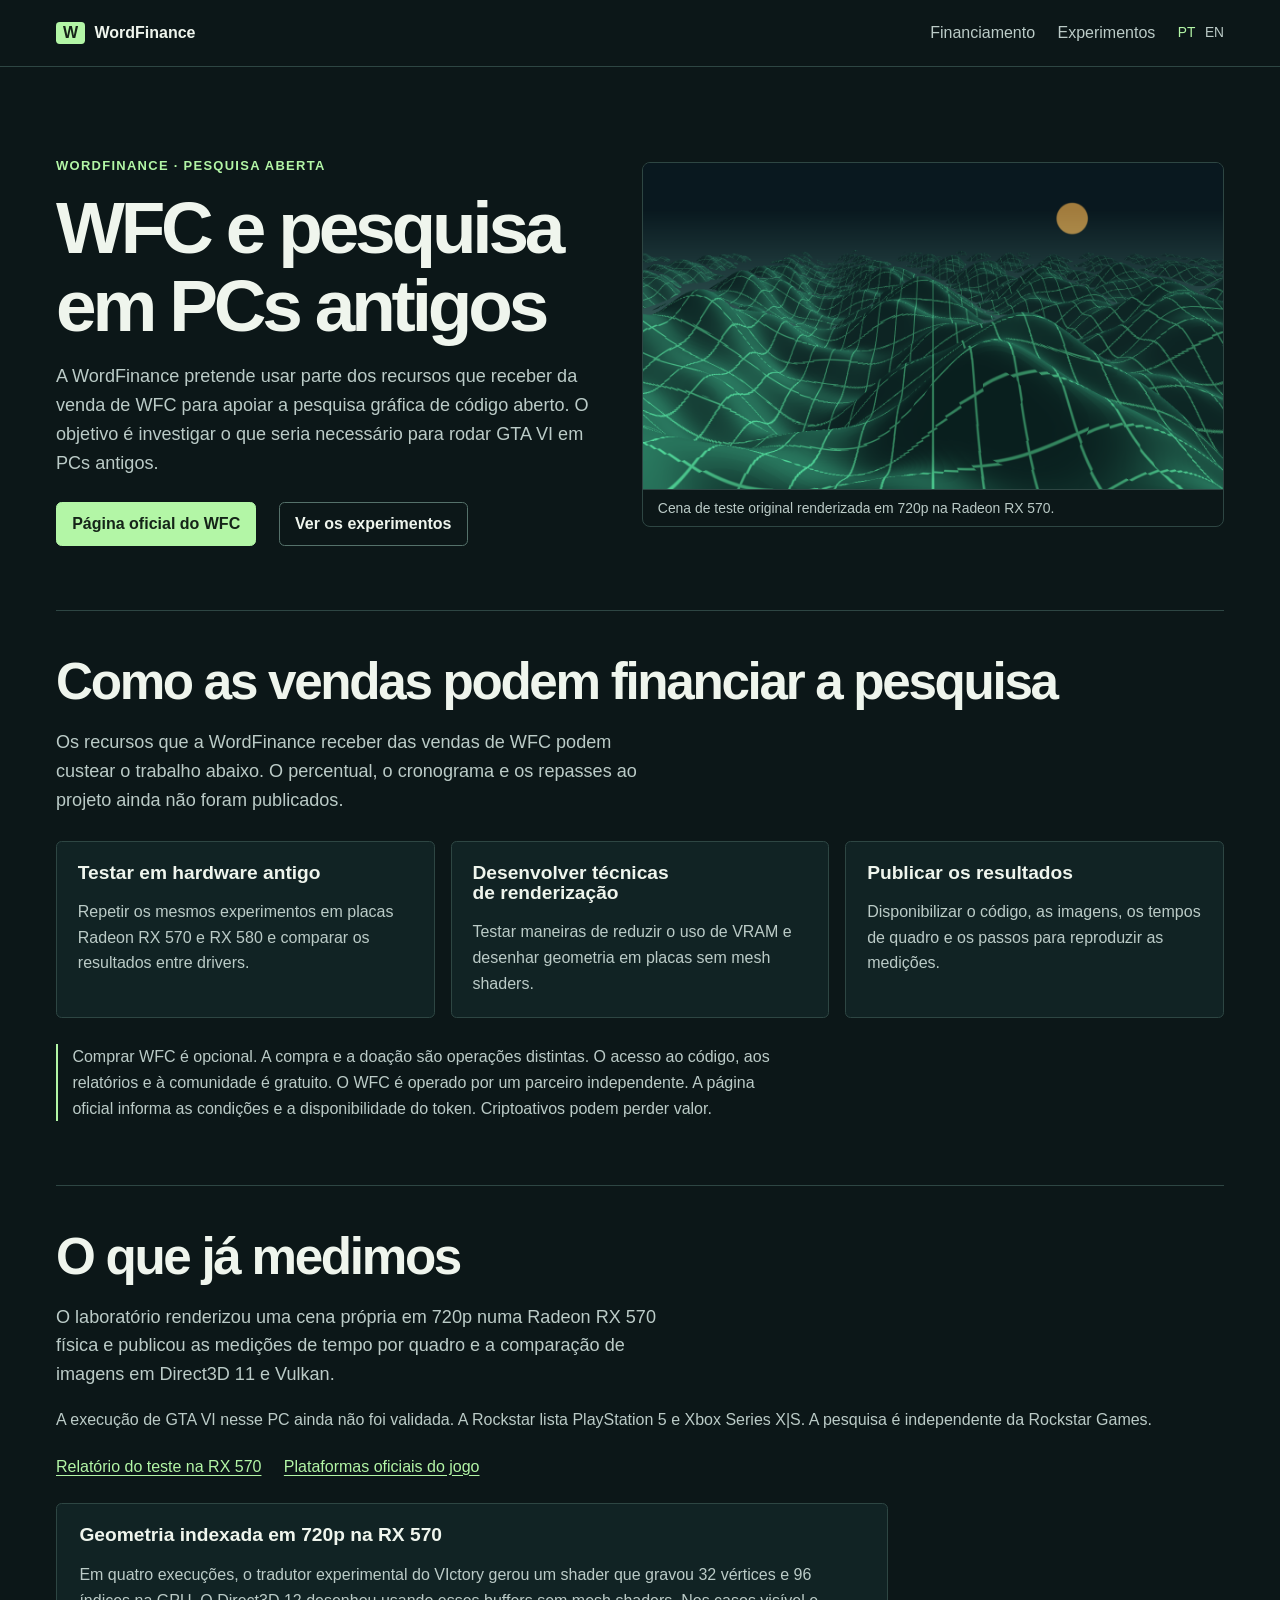
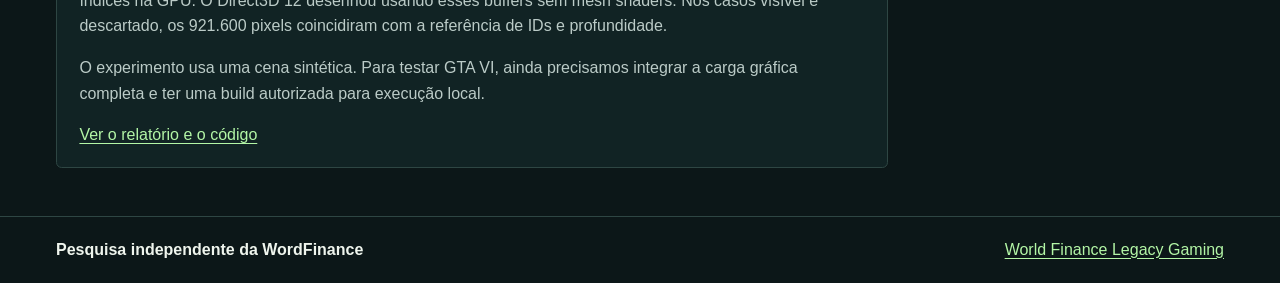
<file: index.html>
<!doctype html>
<html lang="pt-BR">
<head>
  <meta charset="utf-8">
  <meta name="viewport" content="width=device-width, initial-scale=1">
  <meta name="description" content="Como a WordFinance pretende usar recursos das vendas de WFC para apoiar pesquisa gráfica aberta em PCs antigos.">
  <meta name="theme-color" content="#0c1718">
  <title>WFC e pesquisa em PCs antigos · WordFinance</title>
  <link rel="alternate" hreflang="pt-BR" href="index.html">
  <link rel="alternate" hreflang="en" href="en.html">
  <link rel="stylesheet" href="style.css">
</head>
<body>
  <header class="topbar">
    <div class="wrap header-inner">
      <a class="brand" href="index.html"><span aria-hidden="true">W</span>WordFinance</a>
      <nav aria-label="Seções">
        <a href="#funding">Financiamento</a>
        <a href="#research">Experimentos</a>
      </nav>
      <nav class="languages" aria-label="Idioma">
        <a href="index.html" lang="pt-BR" aria-current="page">PT</a>
        <a href="en.html" lang="en">EN</a>
      </nav>
    </div>
  </header>
  <main class="wrap">
    <section class="hero">
      <div class="hero-copy">
        <p class="eyebrow">WordFinance · Pesquisa aberta</p>
        <h1>WFC e pesquisa em PCs antigos</h1>
        <p class="intro">A WordFinance pretende usar parte dos recursos que receber da venda de WFC para apoiar a pesquisa gráfica de código aberto. O objetivo é investigar o que seria necessário para rodar GTA VI em PCs antigos.</p>
        <div class="actions">
          <a class="button primary" href="https://wordfinance.org/wfc.html">Página oficial do WFC</a>
          <a class="button" href="#research">Ver os experimentos</a>
        </div>
      </div>
      <figure>
        <img src="terrain.png" width="1280" height="720" alt="Terreno procedural quadriculado em verde sob um sol âmbar">
        <figcaption>Cena de teste original renderizada em 720p na Radeon RX 570.</figcaption>
      </figure>
    </section>
    <section id="funding" class="section">
      <h2>Como as vendas podem financiar a pesquisa</h2>
      <p class="intro">Os recursos que a WordFinance receber das vendas de WFC podem custear o trabalho abaixo. O percentual, o cronograma e os repasses ao projeto ainda não foram publicados.</p>
      <div class="fund-grid">
        <article>
          <h3>Testar em hardware antigo</h3>
          <p>Repetir os mesmos experimentos em placas Radeon RX 570 e RX 580 e comparar os resultados entre drivers.</p>
        </article>
        <article>
          <h3>Desenvolver técnicas de renderização</h3>
          <p>Testar maneiras de reduzir o uso de VRAM e desenhar geometria em placas sem mesh shaders.</p>
        </article>
        <article>
          <h3>Publicar os resultados</h3>
          <p>Disponibilizar o código, as imagens, os tempos de quadro e os passos para reproduzir as medições.</p>
        </article>
      </div>
      <p class="terms">Comprar WFC é opcional. A compra e a doação são operações distintas. O acesso ao código, aos relatórios e à comunidade é gratuito. O WFC é operado por um parceiro independente. A página oficial informa as condições e a disponibilidade do token. Criptoativos podem perder valor.</p>
    </section>
    <section id="research" class="section">
      <h2>O que já medimos</h2>
      <p class="intro">O laboratório renderizou uma cena própria em 720p numa Radeon RX 570 física e publicou as medições de tempo por quadro e a comparação de imagens em Direct3D 11 e Vulkan.</p>
      <p>A execução de GTA VI nesse PC ainda não foi validada. A Rockstar lista PlayStation 5 e Xbox Series X|S. A pesquisa é independente da Rockstar Games.</p>
      <div class="actions">
        <a href="https://github.com/luizendIA/worldfinance-legacy-gaming/tree/d288cb43385b4bf4daf70ef97229e062dba3eb62/benchmarks/vulkan-rx570">Relatório do teste na RX 570</a>
        <a href="https://www.rockstargames.com/VI/out-now">Plataformas oficiais do jogo</a>
      </div>
      <article class="research-update">
        <h3>Geometria indexada em 720p na RX 570</h3>
        <p>Em quatro execuções, o tradutor experimental do VIctory gerou um shader que gravou 32 vértices e 96 índices na GPU. O Direct3D 12 desenhou usando esses buffers sem mesh shaders. Nos casos visível e descartado, os 921.600 pixels coincidiram com a referência de IDs e profundidade.</p>
        <p>O experimento usa uma cena sintética. Para testar GTA VI, ainda precisamos integrar a carga gráfica completa e ter uma build autorizada para execução local.</p>
        <p><a href="https://github.com/luizendIA/worldfinance-legacy-gaming/tree/4fadaaf1ba8e3a71deb405adce9e493483103284/benchmarks/victory-geometry-buffers">Ver o relatório e o código</a></p>
      </article>
    </section>
  </main>
  <footer class="topbar">
    <div class="wrap footer-inner"><strong>Pesquisa independente da WordFinance</strong><a href="https://luizendia.github.io/worldfinance-legacy-gaming/">World Finance Legacy Gaming</a></div>
  </footer>
</body>
</html>
</file>
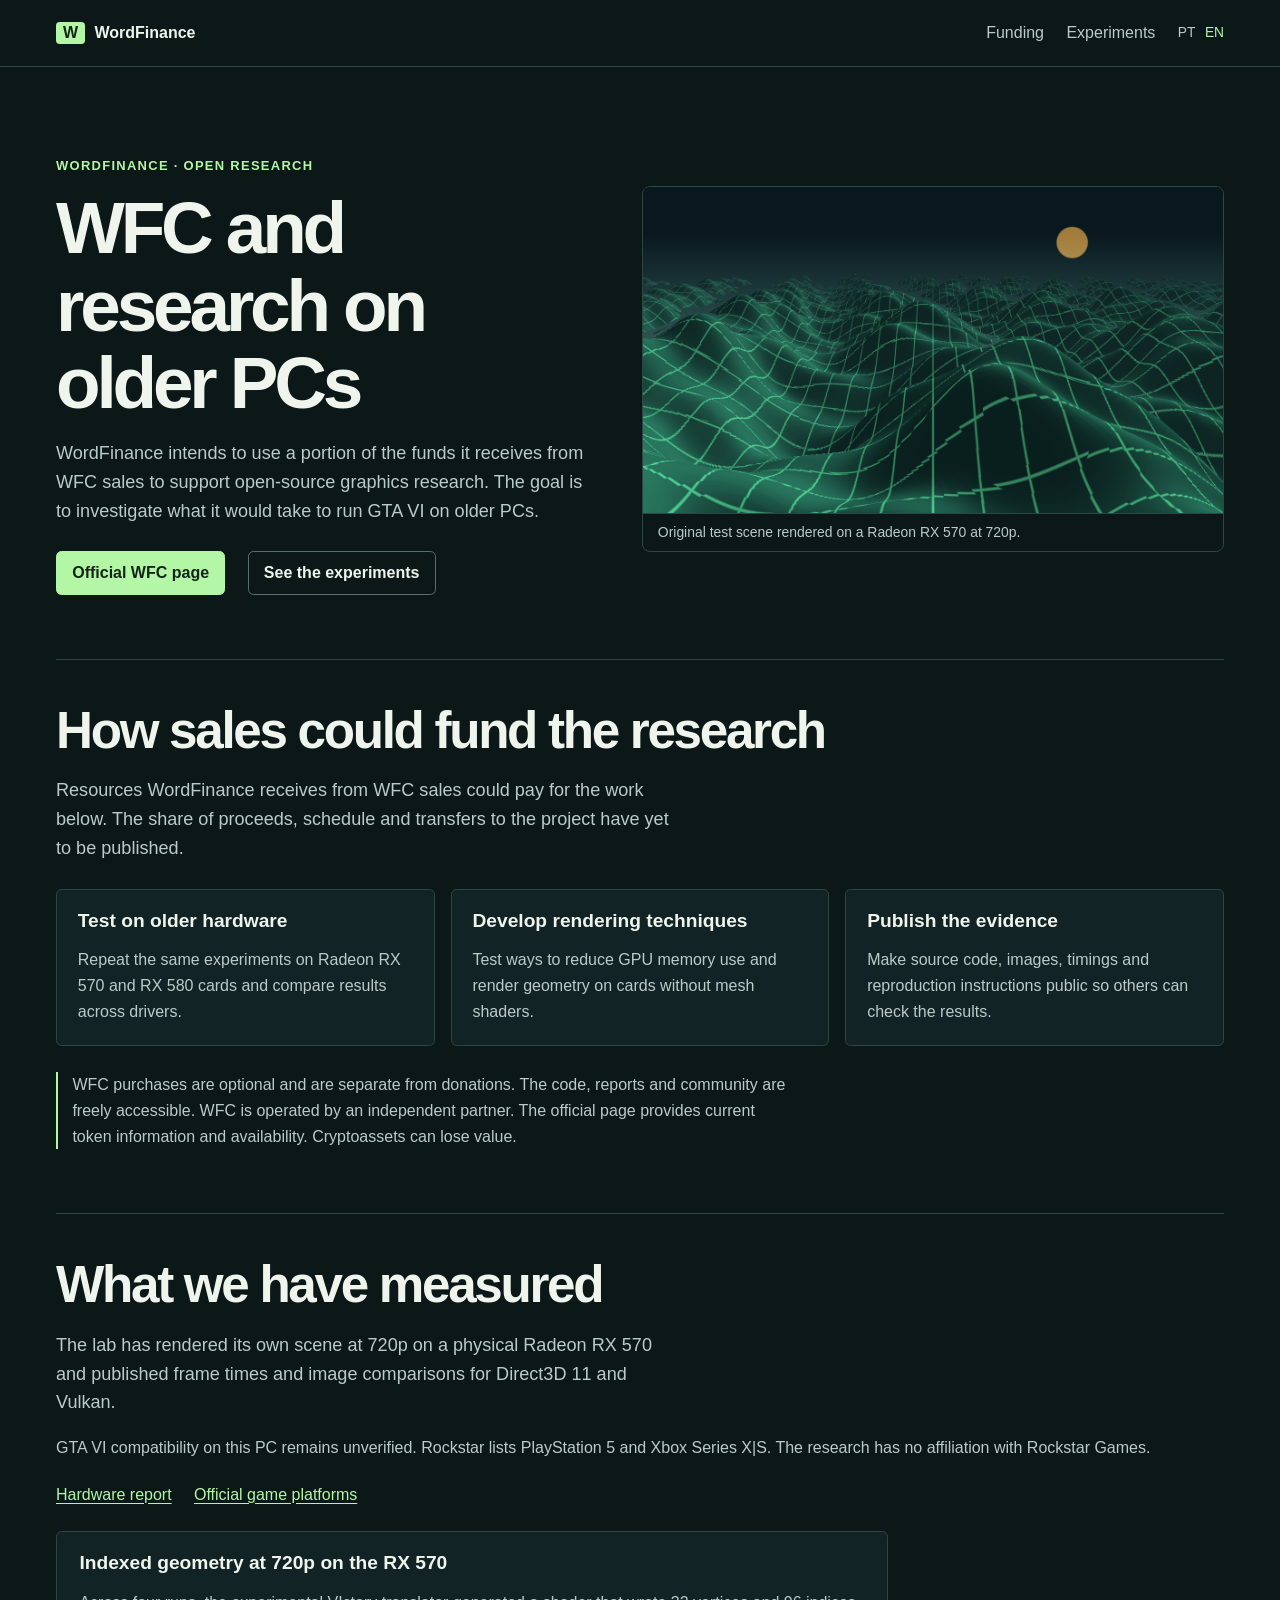
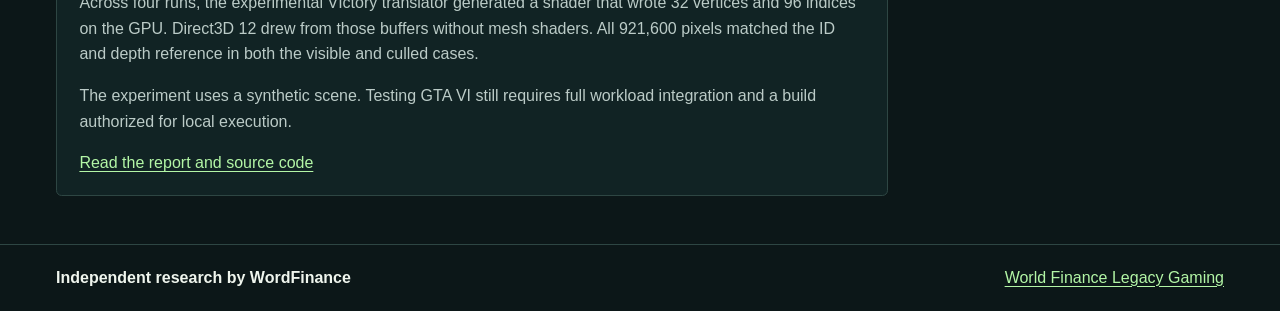
<file: en.html>
<!doctype html>
<html lang="en">
<head>
  <meta charset="utf-8">
  <meta name="viewport" content="width=device-width, initial-scale=1">
  <meta name="description" content="How WordFinance intends to use resources from WFC sales to support open graphics research for older PCs.">
  <meta name="theme-color" content="#0c1718">
  <title>WFC and research on older PCs · WordFinance</title>
  <link rel="alternate" hreflang="pt-BR" href="index.html">
  <link rel="alternate" hreflang="en" href="en.html">
  <link rel="stylesheet" href="style.css">
</head>
<body>
  <header class="topbar">
    <div class="wrap header-inner">
      <a class="brand" href="en.html"><span aria-hidden="true">W</span>WordFinance</a>
      <nav aria-label="Sections">
        <a href="#funding">Funding</a>
        <a href="#research">Experiments</a>
      </nav>
      <nav class="languages" aria-label="Language">
        <a href="index.html" lang="pt-BR">PT</a>
        <a href="en.html" lang="en" aria-current="page">EN</a>
      </nav>
    </div>
  </header>
  <main class="wrap">
    <section class="hero">
      <div class="hero-copy">
        <p class="eyebrow">WordFinance · Open research</p>
        <h1>WFC and research on older PCs</h1>
        <p class="intro">WordFinance intends to use a portion of the funds it receives from WFC sales to support open-source graphics research. The goal is to investigate what it would take to run GTA VI on older PCs.</p>
        <div class="actions">
          <a class="button primary" href="https://wordfinance.org/wfc.html">Official WFC page</a>
          <a class="button" href="#research">See the experiments</a>
        </div>
      </div>
      <figure>
        <img src="terrain.png" width="1280" height="720" alt="Procedural terrain with a green wireframe and an amber sun">
        <figcaption>Original test scene rendered on a Radeon RX 570 at 720p.</figcaption>
      </figure>
    </section>
    <section id="funding" class="section">
      <h2>How sales could fund the research</h2>
      <p class="intro">Resources WordFinance receives from WFC sales could pay for the work below. The share of proceeds, schedule and transfers to the project have yet to be published.</p>
      <div class="fund-grid">
        <article>
          <h3>Test on older hardware</h3>
          <p>Repeat the same experiments on Radeon RX 570 and RX 580 cards and compare results across drivers.</p>
        </article>
        <article>
          <h3>Develop rendering techniques</h3>
          <p>Test ways to reduce GPU memory use and render geometry on cards without mesh shaders.</p>
        </article>
        <article>
          <h3>Publish the evidence</h3>
          <p>Make source code, images, timings and reproduction instructions public so others can check the results.</p>
        </article>
      </div>
      <p class="terms">WFC purchases are optional and are separate from donations. The code, reports and community are freely accessible. WFC is operated by an independent partner. The official page provides current token information and availability. Cryptoassets can lose value.</p>
    </section>
    <section id="research" class="section">
      <h2>What we have measured</h2>
      <p class="intro">The lab has rendered its own scene at 720p on a physical Radeon RX 570 and published frame times and image comparisons for Direct3D 11 and Vulkan.</p>
      <p>GTA VI compatibility on this PC remains unverified. Rockstar lists PlayStation 5 and Xbox Series X|S. The research has no affiliation with Rockstar Games.</p>
      <div class="actions">
        <a href="https://github.com/luizendIA/worldfinance-legacy-gaming/tree/d288cb43385b4bf4daf70ef97229e062dba3eb62/benchmarks/vulkan-rx570">Hardware report</a>
        <a href="https://www.rockstargames.com/VI/out-now">Official game platforms</a>
      </div>
      <article class="research-update">
        <h3>Indexed geometry at 720p on the RX 570</h3>
        <p>Across four runs, the experimental VIctory translator generated a shader that wrote 32 vertices and 96 indices on the GPU. Direct3D 12 drew from those buffers without mesh shaders. All 921,600 pixels matched the ID and depth reference in both the visible and culled cases.</p>
        <p>The experiment uses a synthetic scene. Testing GTA VI still requires full workload integration and a build authorized for local execution.</p>
        <p><a href="https://github.com/luizendIA/worldfinance-legacy-gaming/tree/4fadaaf1ba8e3a71deb405adce9e493483103284/benchmarks/victory-geometry-buffers">Read the report and source code</a></p>
      </article>
    </section>
  </main>
  <footer class="topbar">
    <div class="wrap footer-inner"><strong>Independent research by WordFinance</strong><a href="https://luizendia.github.io/worldfinance-legacy-gaming/">World Finance Legacy Gaming</a></div>
  </footer>
</body>
</html>
</file>
<file: style.css>
:root {
  color-scheme: dark;
  font-family: "Instrument Sans", "Segoe UI", sans-serif;
  color: #eff5ed;
  background: #0c1718;
  --muted: #bbcbc7;
  --line: #2e4643;
  --accent: #b3f6a6;
}
* { box-sizing: border-box; }
body { margin: 0; }
a { color: var(--accent); text-underline-offset: .2em; }
a:focus-visible { outline: 2px solid #ffcc76; outline-offset: 5px; }
.wrap { width: min(100% - 3rem, 73rem); margin: 0 auto; }
.topbar { border-block-end: 1px solid var(--line); }
.header-inner, .footer-inner, .actions, nav {
  display: flex;
  align-items: center;
  flex-wrap: wrap;
  gap: .85rem 1.4rem;
}
.header-inner, .footer-inner { min-height: 4.1rem; padding-block: .8rem; }
.header-inner nav:first-of-type { margin-inline-start: auto; }
nav a { color: var(--muted); text-decoration: none; }
nav a:hover, nav a[aria-current="page"] { color: var(--accent); }
.languages { font-size: .86rem; gap: .6rem; }
.brand { display: flex; align-items: center; gap: .6rem; color: inherit; font-weight: 750; text-decoration: none; }
.brand span { background: var(--accent); color: #152418; padding: .11rem .43rem; border-radius: .23rem; }
.hero { display: grid; grid-template-columns: 1fr 1.08fr; gap: 3rem; align-items: center; padding-block: 4.75rem 4rem; }
.eyebrow {
  color: var(--accent);
  font-size: .81rem;
  font-weight: 750;
  text-transform: uppercase;
  letter-spacing: .1em;
}
h1, h2, h3 { margin: 0; line-height: 1.06; text-wrap: balance; }
h1 { font-size: clamp(2.6rem, 5.7vw, 5rem); letter-spacing: -.057em; }
h2 { font-size: clamp(2rem, 4vw, 3.25rem); letter-spacing: -.045em; }
h3 { font-size: 1.2rem; }
p { color: var(--muted); line-height: 1.6; }
.intro { font-size: 1.13rem; max-width: 61ch; }
.actions { margin-block-start: 1.55rem; }
.button {
  min-height: 2.75rem;
  display: inline-flex;
  align-items: center;
  border: 1px solid #55716a;
  border-radius: .35rem;
  color: inherit;
  padding: .55rem .95rem;
  font-weight: 700;
  text-decoration: none;
}
.button:hover { border-color: var(--accent); }
.primary { color: #152418; background: var(--accent); border-color: var(--accent); }
.primary:hover { background: #caffbe; }
figure { margin: 0; overflow: hidden; border: 1px solid var(--line); border-radius: .5rem; }
figure img { display: block; width: 100%; height: auto; }
figcaption { border-top: 1px solid var(--line); padding: .65rem .9rem; font-size: .87rem; color: var(--muted); }
.section { border-block-start: 1px solid var(--line); padding-block: 2.75rem 3rem; }
.fund-grid { display: grid; grid-template-columns: repeat(3, minmax(0, 1fr)); gap: 1rem; margin-block: 1.65rem; }
.fund-grid article { padding: 1.3rem; border: 1px solid var(--line); border-radius: .35rem; background: #112324; }
article p { margin-block-end: 0; }
.terms { max-width: 82ch; padding-inline-start: .9rem; border-inline-start: 2px solid var(--accent); }
.footer-inner { justify-content: space-between; }
footer.topbar { border-block-start: 1px solid var(--line); border-block-end: none; }
.research-update {
  max-width: 52rem;
  padding: 1.2rem 1.4rem;
  margin-block-start: 1.7rem;
  background: #112324;
  border: 1px solid var(--line);
  border-radius: .35rem;
}
.research-update h3 { line-height: 1.2; }
@media (max-width: 740px) {
  .wrap { width: min(100% - 2rem, 41rem); }
  .hero, .fund-grid { grid-template-columns: 1fr; gap: 1.25rem; }
  .hero { padding-block: 2.5rem; }
  .section { padding-block: 2rem; }
  .header-inner nav:first-of-type { order: 3; width: 100%; margin-inline-start: 0; }
  .languages { margin-inline-start: auto; }
}
</file>
